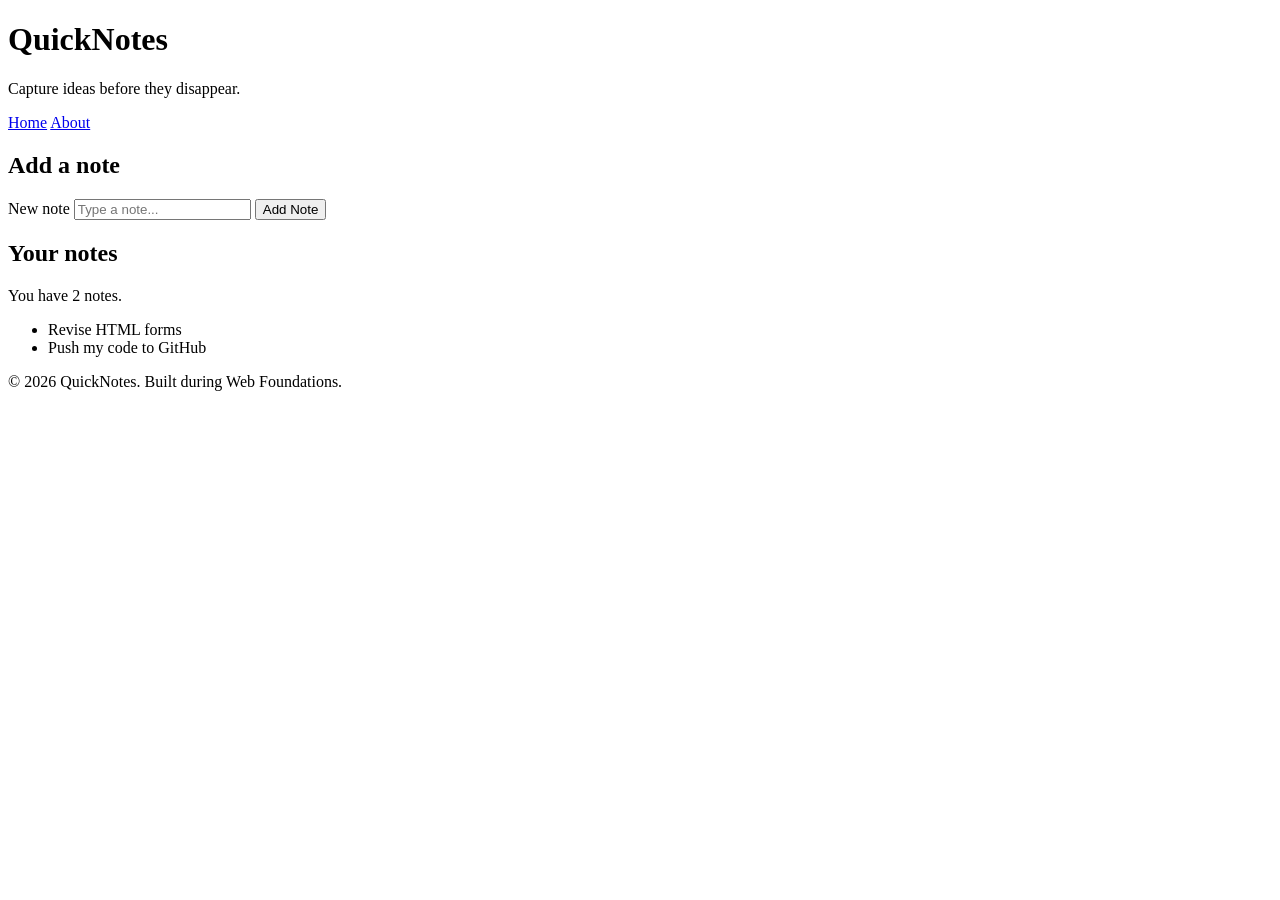
<file: day1/index.html>
<!doctype html>
<html lang="en">
  <head>
    <meta charset="UTF-8" />
    <meta name="viewport" content="width=device-width, initial-scale=1.0" />
    <title>QuickNotes</title>
  </head>
  <body>
    <header>
      <h1>QuickNotes</h1>
      <p>Capture ideas before they disappear.</p>
      <nav>
        <a href="index.html">Home</a>
        <a href="about.html">About</a>
      </nav>
    </header>
    <main>
      <section>
        <h2>Add a note</h2>
        <form id="note-form">
          <label for="note-input">New note</label>
          <input type="text" id="note-input" placeholder="Type a note..." />
          <button type="submit">Add Note</button>
        </form>
      </section>

      <section>
        <h2>Your notes</h2>
        <p id="note-count">You have 2 notes.</p>
        <ul id="notes-list">
          <li>Revise HTML forms</li>
          <li>Push my code to GitHub</li>
        </ul>
      </section>
    </main>

    <footer>
      <p>&copy; 2026 QuickNotes. Built during Web Foundations.</p>
    </footer>
  </body>
</html>
</file>
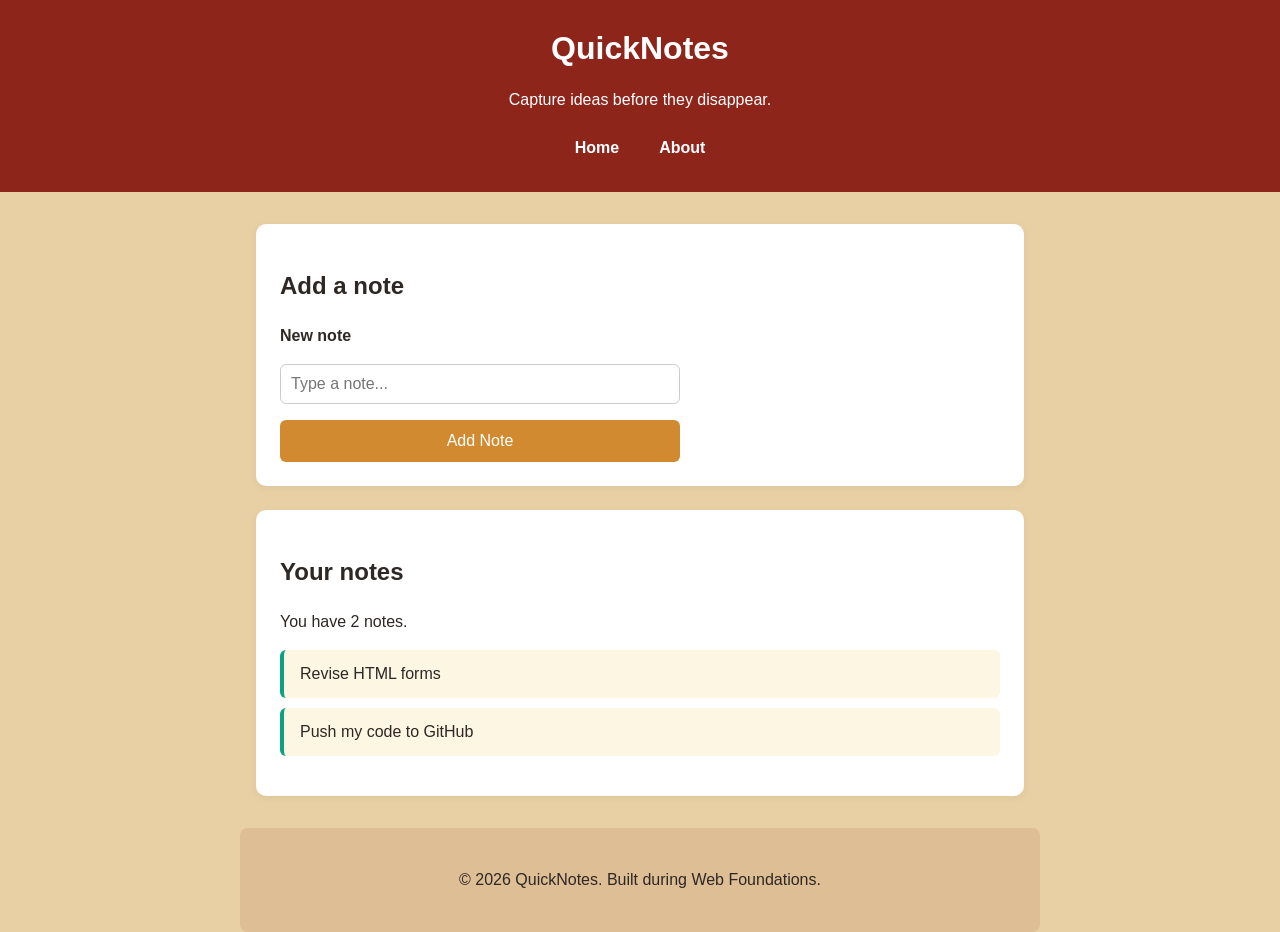
<file: day2/index.html>
<!doctype html>
<html lang="en">
  <head>
    <meta charset="UTF-8" />
    <meta name="viewport" content="width=device-width, initial-scale=1.0" />
    <title>QuickNotes</title>
    <link rel="stylesheet" href="style.css" />
  </head>
  <body>
    <header>
      <h1 class="my-title">QuickNotes</h1>
      <p class="my-paragraph">Capture ideas before they disappear.</p>
      <nav>
        <a href="index.html">Home</a>
        <a href="about.html">About</a>
      </nav>
    </header>
    <main>
      <section>
        <h2 class="my-title">Add a note</h2>
        <form id="note-form">
          <label for="note-input">New note</label>
          <input type="text" id="note-input" placeholder="Type a note..." />
          <button class="my-button" type="submit" id="my-button-id">
            Add Note
          </button>
        </form>
      </section>

      <section>
        <h2 class="my-title">Your notes</h2>
        <p class="my-paragraph" id="note-count">You have 2 notes.</p>
        <ul id="notes-list">
          <li class="note">Revise HTML forms</li>
          <li class="note">Push my code to GitHub</li>
        </ul>
      </section>
    </main>

    <footer>
      <p>&copy; 2026 QuickNotes. Built during Web Foundations.</p>
    </footer>
  </body>
</html>
</file>
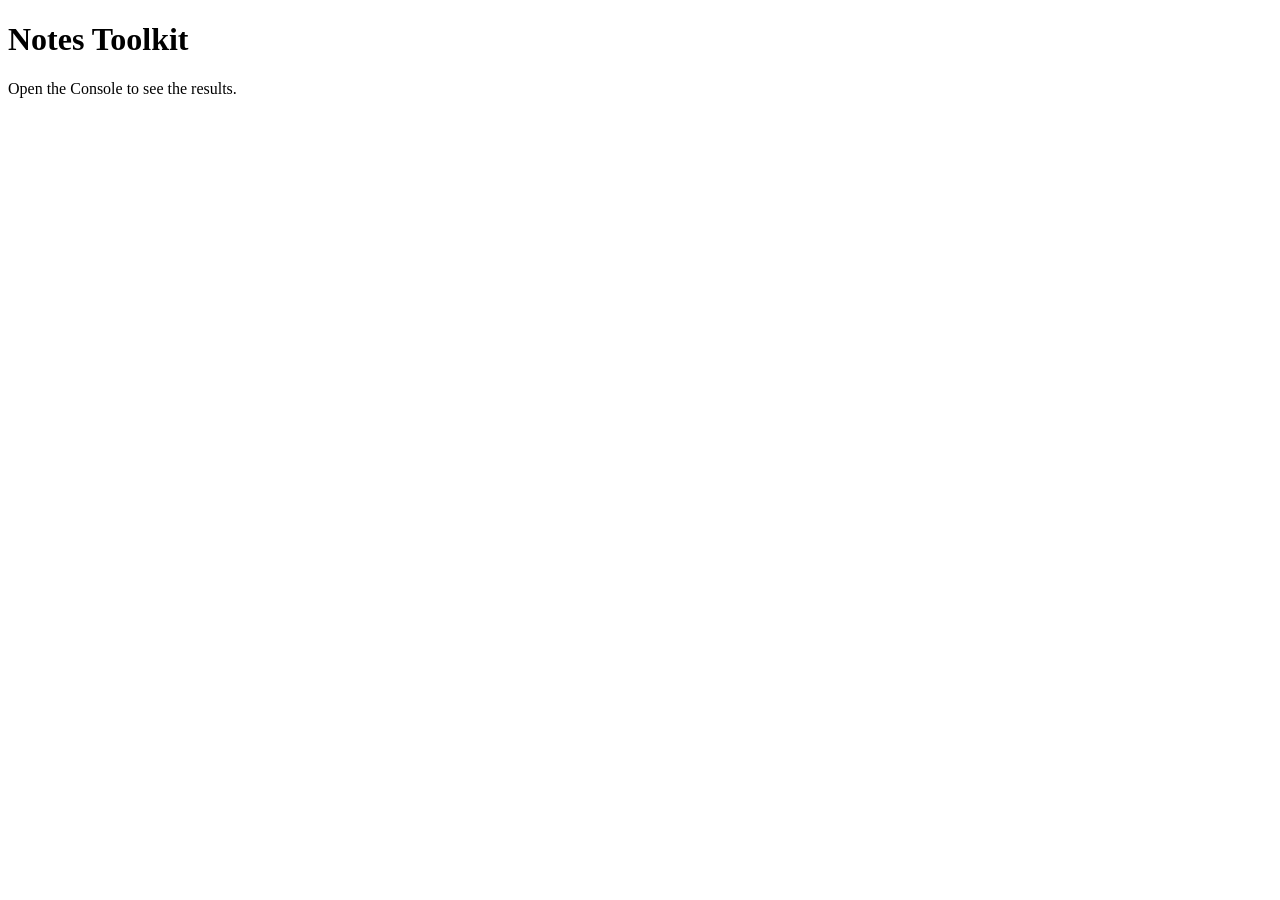
<file: day3/index.html>
<!doctype html>
<html lang="en">
  <head>
    <meta charset="UTF-8" />
    <meta name="viewport" content="width=device-width, initial-scale=1.0" />
    <title>Notes Toolkit</title>
    <script src="script.js" defer></script>
  </head>
  <body>
    <h1>Notes Toolkit</h1>
    <p>Open the Console to see the results.</p>
  </body>
</html>
</file>
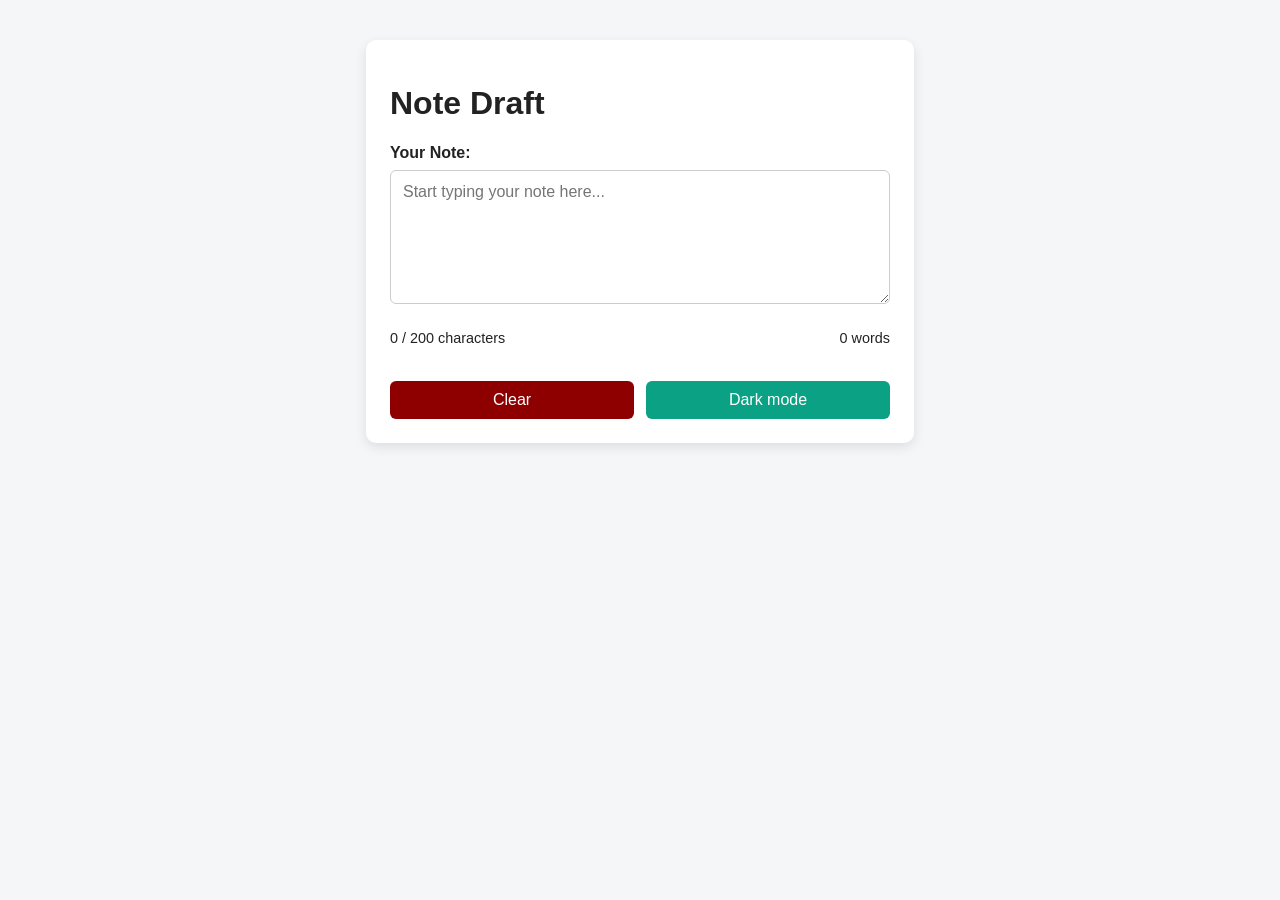
<file: day4/index.html>
<!doctype html>
<html lang="en">
  <head>
    <meta charset="UTF-8" />
    <meta name="viewport" content="width=device-width, initial-scale=1.0" />
    <title>Day 4: Counter & Dark Mode</title>
    <link rel="stylesheet" href="style.css" />
    <script src="script.js" defer></script>
  </head>
  <body>
    <main>
      <h1>Note Draft</h1>

      <label for="note-text">Your Note:</label>
      <textarea
        id="note-text"
        rows="6"
        placeholder="Start typing your note here..."
      ></textarea>

      <div class="counters">
        <p id="char-count">0 / 200 characters</p>
        <p id="word-count">0 words</p>
      </div>

      <div class="actions">
        <button id="clear-btn">Clear</button>
        <button id="theme-toggle">Dark mode</button>
      </div>
    </main>
  </body>
</html>
</file>
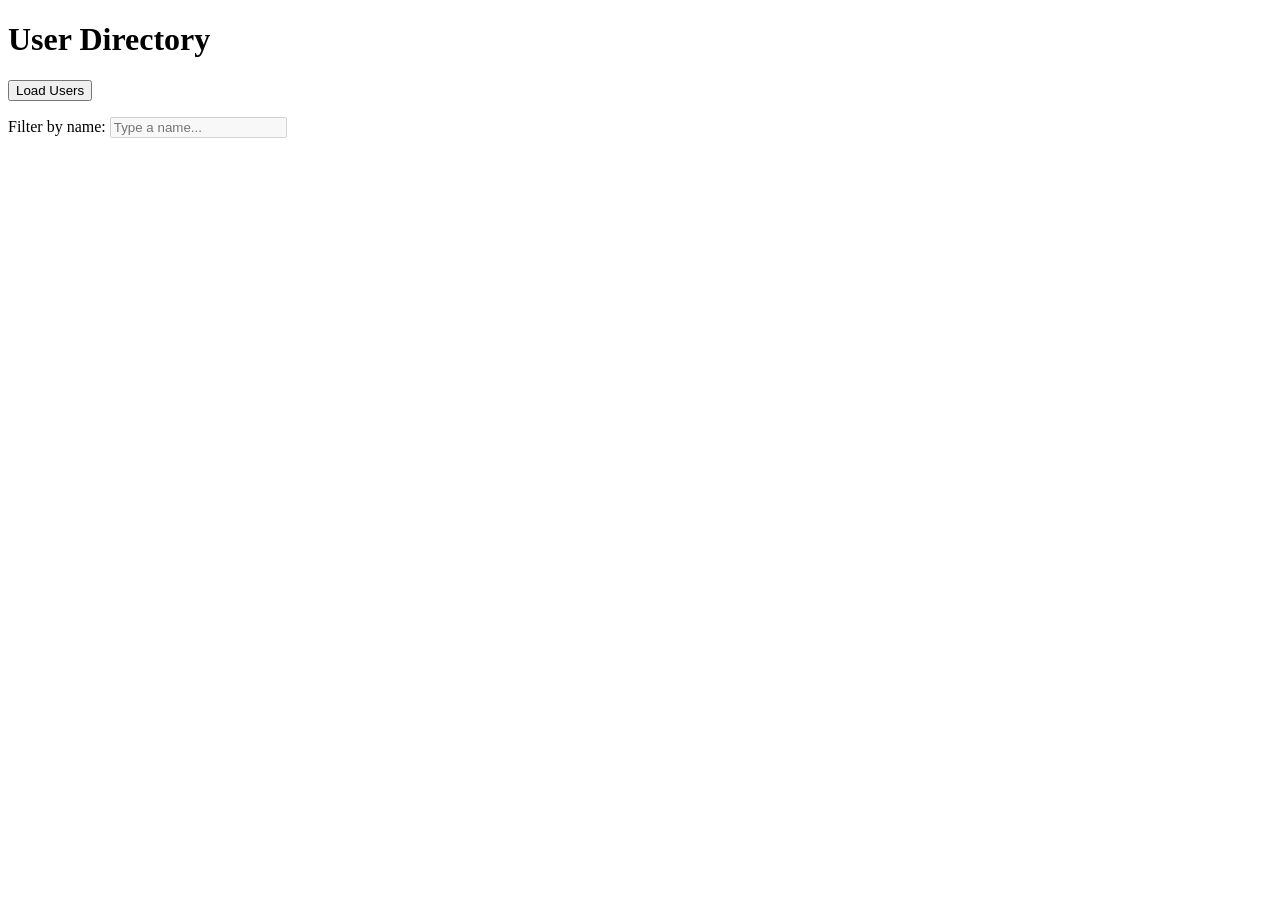
<file: day5/index.html>
<!doctype html>
<html lang="en">
  <head>
    <meta charset="UTF-8" />
    <meta name="viewport" content="width=device-width, initial-scale=1.0" />
    <title>Day 5: User Directory</title>
    <script src="users.js" defer></script>
  </head>
  <body>
    <h1>User Directory</h1>

    <button id="load-users">Load Users</button>
    <p id="status"></p>

    <label for="filter-input">Filter by name:</label>
    <input
      type="text"
      id="filter-input"
      placeholder="Type a name..."
      disabled
    />

    <ul id="users-list"></ul>
  </body>
</html>
</file>
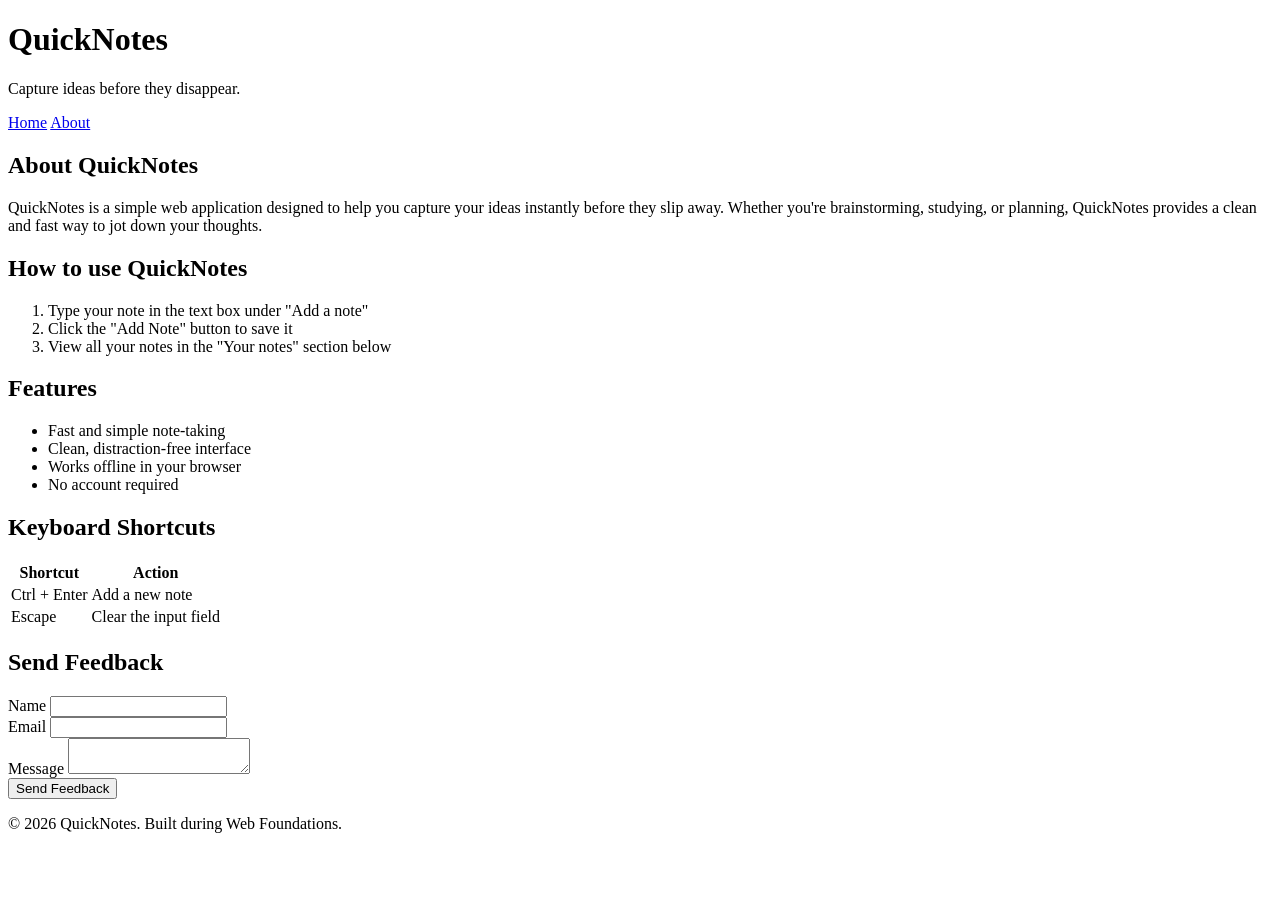
<file: day1/about.html>
<!DOCTYPE html>
<html lang="en">
<head>
  <meta charset="UTF-8" />
  <meta name="viewport" content="width=device-width, initial-scale=1.0" />
  <title>About - QuickNotes</title>
</head>
<body>
  <!-- HEADER (same as index.html) -->
  <header>
    <h1>QuickNotes</h1>
    <p>Capture ideas before they disappear.</p>
    <nav>
      <a href="index.html">Home</a>
      <a href="about.html">About</a>
    </nav>
  </header>

  <!-- MAIN CONTENT -->
  <main>
    <!-- About Section -->
    <section>
      <h2>About QuickNotes</h2>
      <p>QuickNotes is a simple web application designed to help you capture your ideas instantly before they slip away. Whether you're brainstorming, studying, or planning, QuickNotes provides a clean and fast way to jot down your thoughts.</p>
    </section>

    <!-- How to Use Section (Ordered List) -->
    <section>
      <h2>How to use QuickNotes</h2>
      <ol>
        <li>Type your note in the text box under "Add a note"</li>
        <li>Click the "Add Note" button to save it</li>
        <li>View all your notes in the "Your notes" section below</li>
      </ol>
    </section>

    <!-- Features Section (Unordered List) -->
    <section>
      <h2>Features</h2>
      <ul>
        <li>Fast and simple note-taking</li>
        <li>Clean, distraction-free interface</li>
        <li>Works offline in your browser</li>
        <li>No account required</li>
      </ul>
    </section>

    <!-- Keyboard Shortcuts Section (Table) -->
    <section>
      <h2>Keyboard Shortcuts</h2>
      <table>
        <thead>
          <tr>
            <th>Shortcut</th>
            <th>Action</th>
          </tr>
        </thead>
        <tbody>
          <tr>
            <td>Ctrl + Enter</td>
            <td>Add a new note</td>
          </tr>
          <tr>
            <td>Escape</td>
            <td>Clear the input field</td>
          </tr>
        </tbody>
      </table>
    </section>

    <!-- Feedback Form Section -->
    <section>
      <h2>Send Feedback</h2>
      <form id="feedback-form">
        <div>
          <label for="feedback-name">Name</label>
          <input type="text" id="feedback-name" name="name" required />
        </div>
        <div>
          <label for="feedback-email">Email</label>
          <input type="email" id="feedback-email" name="email" required />
        </div>
        <div>
          <label for="feedback-message">Message</label>
          <textarea id="feedback-message" name="message" required></textarea>
        </div>
        <button type="submit">Send Feedback</button>
      </form>
    </section>
  </main>

  <!-- FOOTER (same as index.html) -->
  <footer>
    <p>&copy; 2026 QuickNotes. Built during Web Foundations.</p>
  </footer>
</body>
</html>
</file>
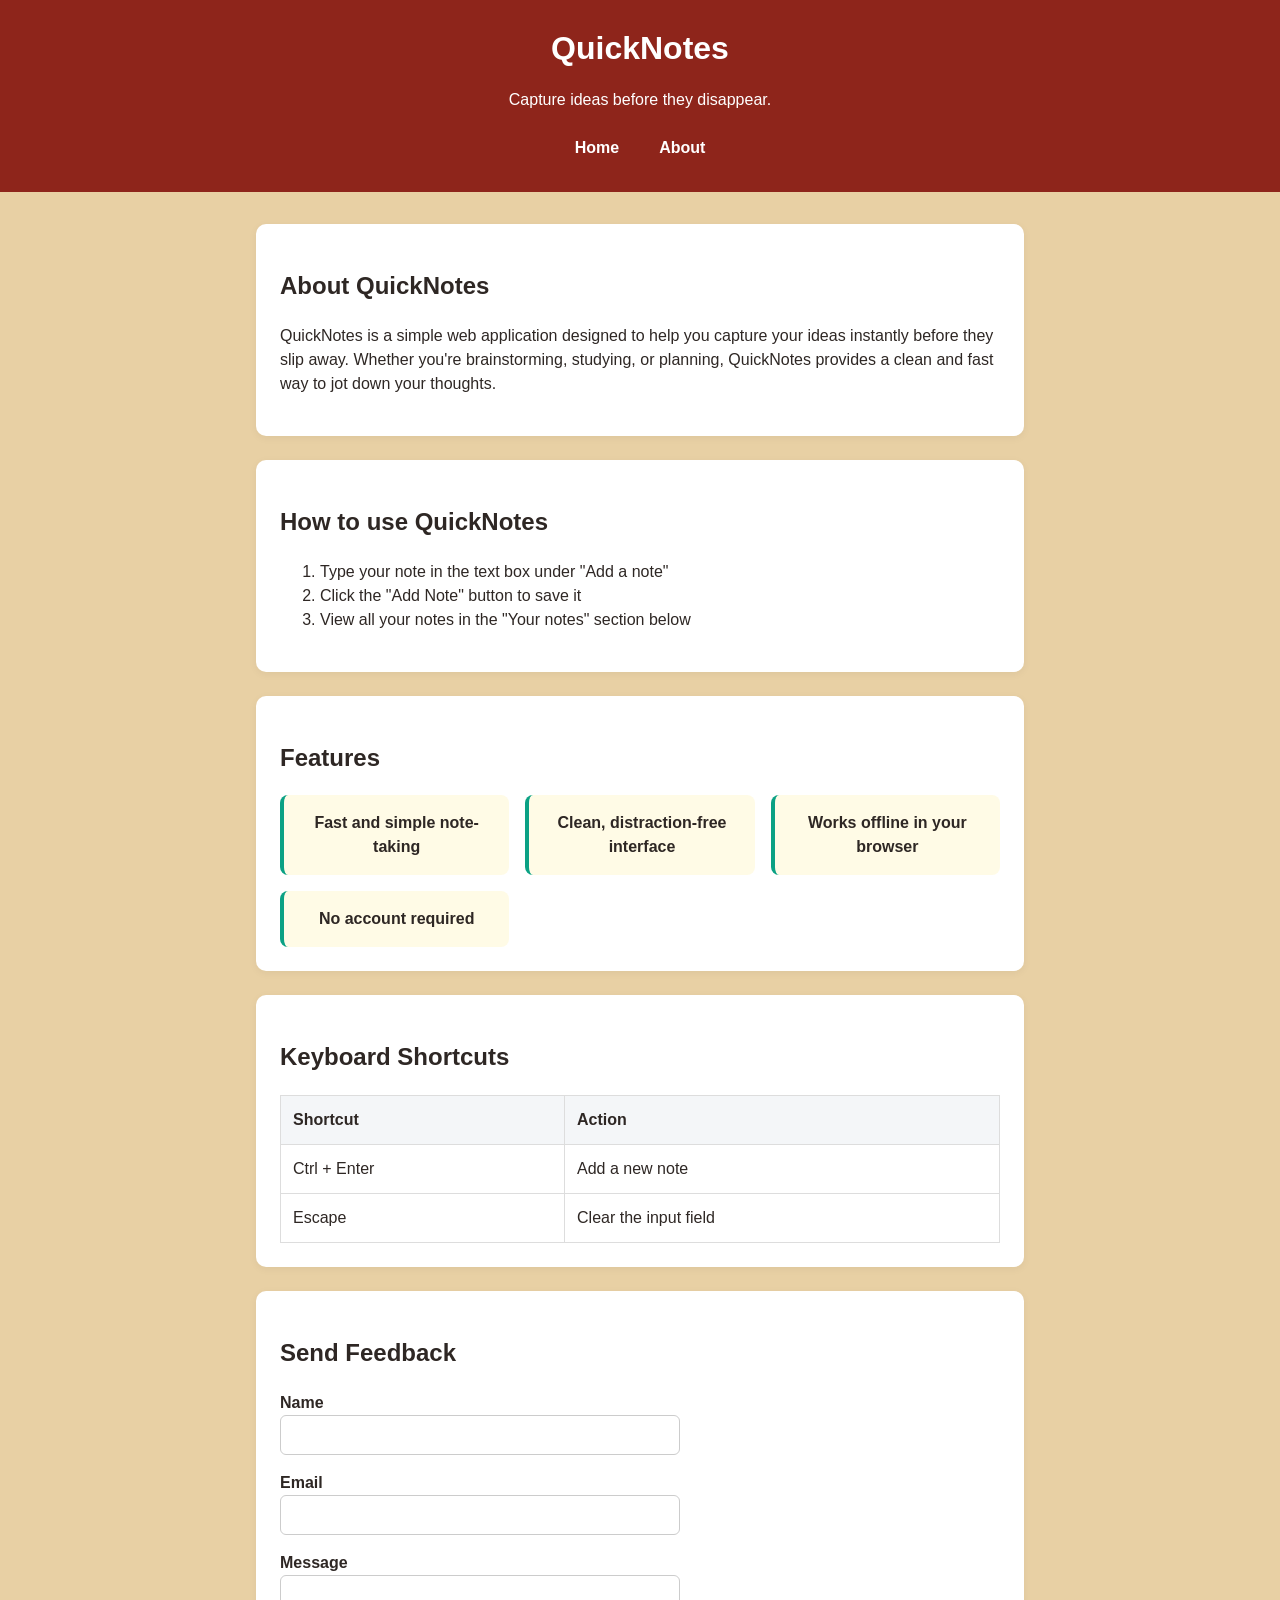
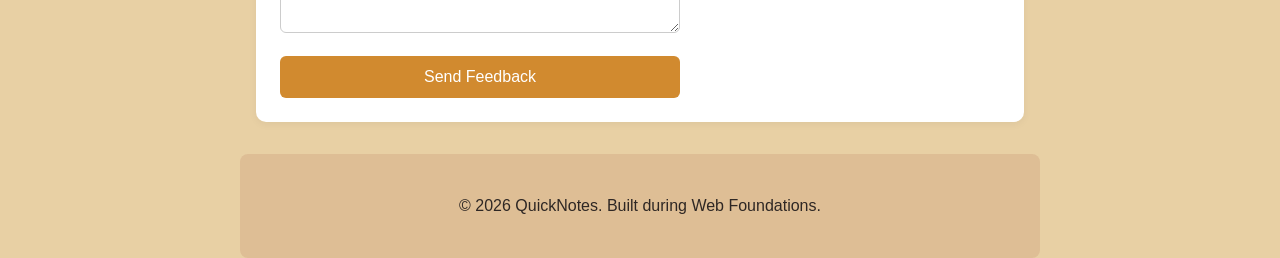
<file: day2/about.html>
<!doctype html>
<html lang="en">
  <head>
    <meta charset="UTF-8" />
    <meta name="viewport" content="width=device-width, initial-scale=1.0" />
    <title>About - QuickNotes</title>
    <link rel="stylesheet" href="style.css" />
  </head>
  <body>
    <!-- HEADER (same as index.html) -->
    <header>
      <h1 class="my-title">QuickNotes</h1>
      <p class="my-paragraph">Capture ideas before they disappear.</p>
      <nav>
        <a href="index.html">Home</a>
        <a href="about.html">About</a>
      </nav>
    </header>

    <!-- MAIN CONTENT -->
    <main>
      <!-- About Section -->
      <section>
        <h2 class="my-title">About QuickNotes</h2>
        <p class="my-paragraph">
          QuickNotes is a simple web application designed to help you capture
          your ideas instantly before they slip away. Whether you're
          brainstorming, studying, or planning, QuickNotes provides a clean and
          fast way to jot down your thoughts.
        </p>
      </section>

      <!-- How to Use Section (Ordered List) -->
      <section>
        <h2 class="my-title">How to use QuickNotes</h2>
        <ol>
          <li>Type your note in the text box under "Add a note"</li>
          <li>Click the "Add Note" button to save it</li>
          <li>View all your notes in the "Your notes" section below</li>
        </ol>
      </section>

      <!-- Features Section (Unordered List) -->
      <section>
        <h2 class="my-title">Features</h2>
        <ul class="features">
          <li>Fast and simple note-taking</li>
          <li>Clean, distraction-free interface</li>
          <li>Works offline in your browser</li>
          <li>No account required</li>
        </ul>
      </section>

      <!-- Keyboard Shortcuts Section (Table) -->
      <section>
        <h2 class="my-title">Keyboard Shortcuts</h2>
        <table>
          <thead>
            <tr>
              <th>Shortcut</th>
              <th>Action</th>
            </tr>
          </thead>
          <tbody>
            <tr>
              <td>Ctrl + Enter</td>
              <td>Add a new note</td>
            </tr>
            <tr>
              <td>Escape</td>
              <td>Clear the input field</td>
            </tr>
          </tbody>
        </table>
      </section>

      <!-- Feedback Form Section -->
      <section>
        <h2 class="my-title">Send Feedback</h2>
        <form id="feedback-form">
          <div>
            <label for="feedback-name">Name</label>
            <input type="text" id="feedback-name" name="name" required />
          </div>
          <div>
            <label for="feedback-email">Email</label>
            <input type="email" id="feedback-email" name="email" required />
          </div>
          <div>
            <label for="feedback-message">Message</label>
            <textarea id="feedback-message" name="message" required></textarea>
          </div>
          <button type="submit">Send Feedback</button>
        </form>
      </section>
    </main>

    <!-- FOOTER (same as index.html) -->
    <footer>
      <p>&copy; 2026 QuickNotes. Built during Web Foundations.</p>
    </footer>
  </body>
</html>
</file>
<file: day2/style.css>
/* 1. Reset and Base Styles */
*, *::before, *::after {
  box-sizing: border-box;
}

body {
  margin: 0;
  font-family: "Segoe UI", Arial, sans-serif;
  background-color: #e8d0a4;
  color: #2e2724;
  line-height: 1.5;
    min-height: 100vh; /* Full viewport height */
}

/* 2. Header & Navigation */
header {
  background-color: #8e251b;
  color: white;
  text-align: center;
  padding: 24px 16px;
}

header h1 {
  margin: 0 0 16px 0; /* Space below the h1 */
}

/* THE NEW NAV STYLES */
nav {
  display: flex;              /* Turn on Flexbox */
  justify-content: center;    /* Center the links horizontally */
  gap: 16px;                  /* 16px space between links */
}

nav a {
  color: white;               /* White text */
  text-decoration: none;      /* Remove the ugly default underline */
  font-weight: bold;
  padding: 8px 12px;
  border-radius: 4px;
  transition: background-color 0.3s ease; /* Smooth hover effect */
}

nav a:hover {
  background-color: rgba(255, 255, 255, 0.2); /* (Medium Brown highlight on hover */
}

/* 3. Main Content & Cards */
main {
  max-width: 800px;
  margin: 32px auto;   /* Centers the main block */
  padding: 0 16px;
}

section {
  background: white;
  padding: 24px;
  border-radius: 10px;
  margin-bottom: 24px;
  box-shadow: 0 2px 8px rgba(0, 0, 0, 0.05);
}

/* 4. CSS Grid for Features */
.features {
  display: grid;
  grid-template-columns: repeat(auto-fit, minmax(180px, 1fr));
  gap: 16px;
  list-style: none;
  padding: 0;
  margin: 0;
}

.features li {
  background-color: #fffbe6; /* Light yellow */
  padding: 16px;
  border-radius: 8px;
  border-left: 4px solid #0ba184; /* Teal accent */
  font-weight: bold;
  text-align: center;
}

/* 5. Table Styles */
table {
  width: 100%;
  border-collapse: collapse; /* Merges double borders into one */
  margin-top: 10px;
}

th, td {
  border: 1px solid #ddd;
  padding: 12px;
  text-align: left;
}

th {
  background-color: #f4f6f8;
}

/* 6. Form Styles (Stacked Vertically) */
form {
  display: flex;
  flex-direction: column; /* Stacks items top to bottom */
  gap: 16px;
  max-width: 400px;
}

label {
  font-weight: bold;
}

input, textarea {
  width: 100%;            /* Full width of the form */
  padding: 10px;
  border: 1px solid #ccc;
  border-radius: 6px;
  font-size: 1rem;
  font-family: inherit;   /* Inherits the nice font from body */
}

button {
  background-color: #d18a2f;
  color: white;
  border: none;
  padding: 12px;
  border-radius: 6px;
  font-size: 1rem;
  cursor: pointer;
  transition: background-color 0.2s ease, transform 0.1s ease;
}

button:hover {
  background-color: #a96d3e;
  transform: translateY(-2px); /* Lifts button slightly */
}

/* The Sticky Notes List */
#notes-list {
  list-style: none;     /* remove bullet points */
  padding: 0;
}
 
.note {
  background-color: #fdf6e3; /* Light yellow */
  border-left: 4px solid #0ba184; /* Amber accent stripe */
  padding: 12px 16px;
  margin-bottom: 10px;
  border-radius: 6px;
}

footer {
  text-align: center;
  color: #2e2724; /* dark charcoal text color */
  padding: 24px 16px;
  margin-top: 32px; /* Add some space above the footer */
  background-color: rgba(142, 37, 27, 0.1); /* Subtle burgundy tint */
  border-radius: 8px;
  max-width: 800px;
  margin-left: auto;
  margin-right: auto;
}

/* 7. Mobile Media Query */
@media (max-width: 600px) {
  header {
    padding: 16px; /* Less padding on phones */
  }
  
  header h1 {
    font-size: 1.5rem; /* Smaller heading on phones */
  }
}
</file>
<file: day4/style.css>
/* 1. Define CSS Variables (Light Theme by default) */
:root {
  --bg-color: #f4f6f8;
  --text-color: #222222;
  --card-bg: #ffffff;
  --primary-color: #0ba184;
  --warning-color: #d18a2f; /* Orange */
  --over-color: #8e0000;    /* Red */
}

/* 2. Dark Theme Overrides */
body.dark {
  --bg-color: #1a1a1a;
  --text-color: #e0e0e0;
  --card-bg: #2d2d2d;
  --primary-color: #088a70;
}

/* 3. Base Styles using Variables */
body {
  margin: 0;
  font-family: "Segoe UI", Arial, sans-serif;
  background-color: var(--bg-color);
  color: var(--text-color);
  display: flex;
  justify-content: center;
  padding: 40px 20px;
  transition: background-color 0.3s ease, color 0.3s ease;
}

main {
  background-color: var(--card-bg);
  padding: 24px;
  border-radius: 10px;
  box-shadow: 0 4px 12px rgba(0, 0, 0, 0.1);
  width: 100%;
  max-width: 500px;
  transition: background-color 0.3s ease;
}

label {
  display: block;
  margin-bottom: 8px;
  font-weight: bold;
}

textarea {
  width: 100%;
  padding: 12px;
  border: 1px solid #ccc;
  border-radius: 6px;
  font-size: 1rem;
  font-family: inherit;
  resize: vertical;
  box-sizing: border-box;
  background-color: var(--card-bg);
  color: var(--text-color);
}

.counters {
  display: flex;
  justify-content: space-between;
  margin-top: 8px;
  font-size: 0.9rem;
}

/* 4. Counter Warning Classes */
.warning {
  color: var(--warning-color);
}

.over {
  color: var(--over-color);
  font-weight: bold;
}

.actions {
  display: flex;
  gap: 12px;
  margin-top: 20px;
}

button {
  flex: 1;
  padding: 10px;
  border: none;
  border-radius: 6px;
  font-size: 1rem;
  cursor: pointer;
  background-color: var(--primary-color);
  color: white;
  transition: opacity 0.2s ease;
}

button:hover {
  opacity: 0.9;
}

#clear-btn {
  background-color: #8e0000;
}
</file>
